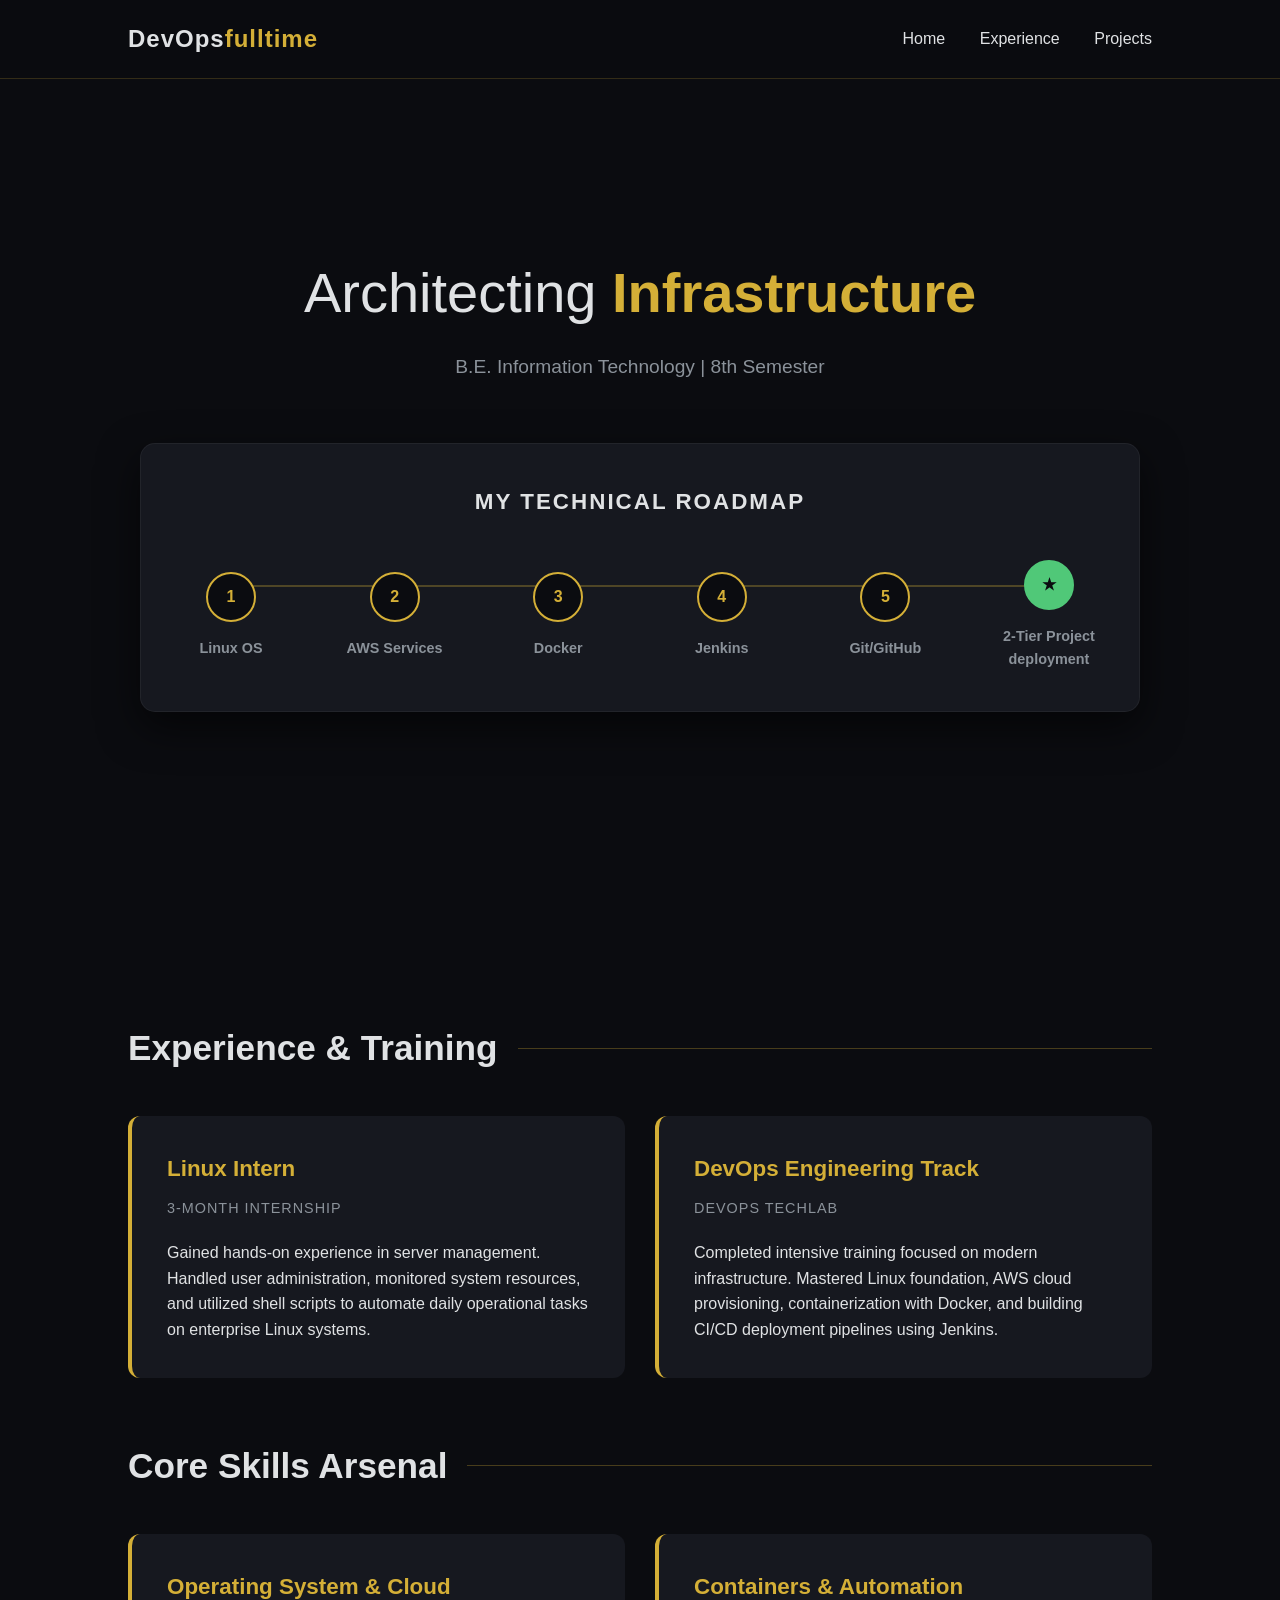
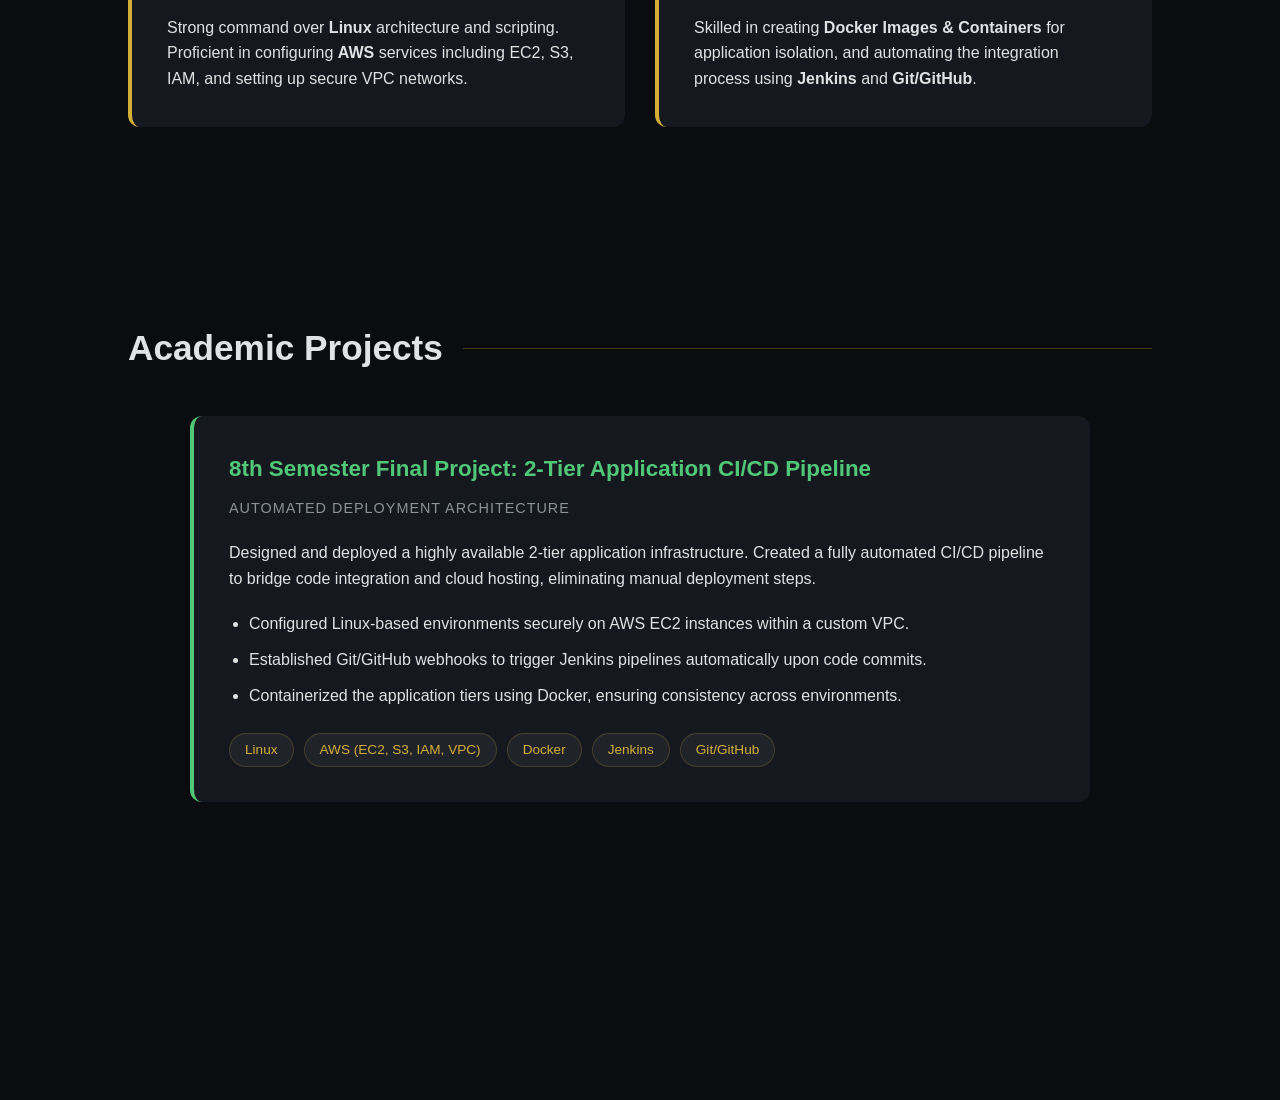
<file: public/index.html>
<!DOCTYPE html>
<html lang="en">
<head>
    <meta charset="UTF-8">
    <meta name="viewport" content="width=device-width, initial-scale=1.0">
    <title>DevOps Portfolio | Premium</title>
    <style>
        /* CSS yahan HTML ke andar hi hai taaki koi link error na aaye */
        :root {
            --bg-dark: #0b0c10;
            --bg-card: #16181f;
            --gold: #d4af37;
            --emerald: #50c878;
            --text-main: #e0e2e4;
            --text-muted: #8b929a;
        }

        * {
            margin: 0;
            padding: 0;
            box-sizing: border-box;
            font-family: 'Segoe UI', Tahoma, Geneva, Verdana, sans-serif;
        }

        html {
            scroll-behavior: smooth; /* Smooth scrolling for links */
        }

        body {
            background-color: var(--bg-dark);
            color: var(--text-main);
            line-height: 1.6;
        }

        /* Navigation */
        nav {
            display: flex;
            justify-content: space-between;
            align-items: center;
            padding: 20px 10%;
            background-color: rgba(11, 12, 16, 0.95);
            position: fixed;
            width: 100%;
            top: 0;
            z-index: 1000;
            border-bottom: 1px solid rgba(212, 175, 55, 0.2);
            backdrop-filter: blur(10px);
        }

        .logo { font-size: 1.5rem; letter-spacing: 1px; }
        .logo span { color: var(--gold); }

        .links a {
            color: var(--text-main);
            text-decoration: none;
            font-weight: 500;
            margin-left: 30px;
            transition: color 0.3s ease;
        }

        .links a:hover { color: var(--gold); }

        /* Sections Styling */
        section {
            padding: 120px 10% 60px; /* Padding top given for fixed navbar */
            min-height: 100vh;
        }

        .hero { text-align: center; display: flex; flex-direction: column; justify-content: center; align-items: center; }
        .hero h1 { font-size: 3.5rem; margin-bottom: 15px; font-weight: 300; }
        .hero h1 span { color: var(--gold); font-weight: 600; }
        .hero p { font-size: 1.2rem; color: var(--text-muted); }

        /* Roadmap Graph */
        .roadmap-wrapper {
            margin: 60px auto 0;
            width: 100%;
            max-width: 1000px;
            background: var(--bg-card);
            padding: 40px;
            border-radius: 15px;
            box-shadow: 0 15px 40px rgba(0,0,0,0.6);
            border: 1px solid rgba(255,255,255,0.05);
        }

        .roadmap-title {
            text-align: center;
            margin-bottom: 40px;
            font-size: 1.4rem;
            color: var(--text-main);
            letter-spacing: 2px;
            text-transform: uppercase;
        }

        .roadmap {
            display: flex;
            align-items: center;
            justify-content: space-between;
            position: relative;
        }

        .step {
            display: flex;
            flex-direction: column;
            align-items: center;
            z-index: 2;
            width: 100px;
        }

        .circle {
            width: 50px;
            height: 50px;
            background: var(--bg-dark);
            border: 2px solid var(--gold);
            border-radius: 50%;
            display: flex;
            align-items: center;
            justify-content: center;
            font-weight: bold;
            color: var(--gold);
            margin-bottom: 15px;
            transition: transform 0.3s ease, background 0.3s ease;
        }

        .step:hover .circle { transform: scale(1.1); background: var(--gold); color: var(--bg-dark); }
        .step.final .circle { background: var(--emerald); border-color: var(--emerald); color: var(--bg-dark); }

        .label { font-size: 0.9rem; text-align: center; color: var(--text-muted); font-weight: 600; }

        .line {
            position: absolute;
            top: 25px;
            left: 50px;
            right: 50px;
            height: 2px;
            background: rgba(212, 175, 55, 0.3);
            z-index: 1;
        }

        .section-title {
            font-size: 2.2rem;
            margin-bottom: 40px;
            color: var(--text-main);
            display: flex;
            align-items: center;
        }

        .section-title::after {
            content: "";
            flex: 1;
            height: 1px;
            background: rgba(212, 175, 55, 0.3);
            margin-left: 20px;
        }

        /* Cards */
        .grid { display: grid; grid-template-columns: repeat(auto-fit, minmax(320px, 1fr)); gap: 30px; }
        
        .card {
            background: var(--bg-card);
            padding: 35px;
            border-radius: 12px;
            border-left: 4px solid var(--gold);
            transition: transform 0.4s ease, box-shadow 0.4s ease;
        }

        .card:hover { transform: translateY(-10px); box-shadow: 0 20px 40px rgba(0,0,0,0.4); }
        .card h3 { color: var(--gold); font-size: 1.4rem; margin-bottom: 10px; }
        .card .subtitle { color: var(--text-muted); font-size: 0.9rem; margin-bottom: 20px; text-transform: uppercase; letter-spacing: 1px; }

        /* Project Specifics */
        .project-card { border-left: 4px solid var(--emerald); }
        .project-card h3 { color: var(--emerald); }
        
        .tech-stack { margin-top: 20px; display: flex; flex-wrap: wrap; gap: 10px; }
        .tag {
            background: rgba(255,255,255,0.05);
            padding: 5px 15px;
            border-radius: 20px;
            font-size: 0.85rem;
            color: var(--gold);
            border: 1px solid rgba(212, 175, 55, 0.2);
        }
    </style>
</head>
<body>

    <nav>
        <div class="logo"><strong>DevOps<span>fulltime</span></strong></div>
        <div class="links">
            <a href="#home">Home</a>
            <a href="#experience">Experience</a>
            <a href="#projects">Projects</a>
        </div>
    </nav>

    <section id="home" class="hero">
        <h1>Architecting <span>Infrastructure</span></h1>
        <p>B.E. Information Technology | 8th Semester</p>

        <div class="roadmap-wrapper">
            <h2 class="roadmap-title">My Technical Roadmap</h2>
            <div class="roadmap">
                <div class="line"></div>
                <div class="step">
                    <div class="circle">1</div>
                    <div class="label">Linux OS</div>
                </div>
                <div class="step">
                    <div class="circle">2</div>
                    <div class="label">AWS Services</div>
                </div>
                <div class="step">
                    <div class="circle">3</div>
                    <div class="label">Docker</div>
                </div>
                <div class="step">
                    <div class="circle">4</div>
                    <div class="label">Jenkins</div>
                </div>
                <div class="step">
                    <div class="circle">5</div>
                    <div class="label">Git/GitHub</div>
                </div>
                <div class="step final">
                    <div class="circle">★</div>
                    <div class="label">2-Tier Project deployment</div>
                </div>
            </div>
        </div>
    </section>

    <section id="experience">
        <h2 class="section-title">Experience & Training</h2>
        <div class="grid">
            <div class="card">
                <h3>Linux Intern</h3>
                <div class="subtitle">3-Month Internship</div>
                <p>Gained hands-on experience in server management. Handled user administration, monitored system resources, and utilized shell scripts to automate daily operational tasks on enterprise Linux systems.</p>
            </div>
            
            <div class="card">
                <h3>DevOps Engineering Track</h3>
                <div class="subtitle">DevOps TechLab</div>
                <p>Completed intensive training focused on modern infrastructure. Mastered Linux foundation, AWS cloud provisioning, containerization with Docker, and building CI/CD deployment pipelines using Jenkins.</p>
            </div>
        </div>

        <h2 class="section-title" style="margin-top: 60px;">Core Skills Arsenal</h2>
        <div class="grid">
            <div class="card">
                <h3>Operating System & Cloud</h3>
                <p>Strong command over <strong>Linux</strong> architecture and scripting. Proficient in configuring <strong>AWS</strong> services including EC2, S3, IAM, and setting up secure VPC networks.</p>
            </div>
            <div class="card">
                <h3>Containers & Automation</h3>
                <p>Skilled in creating <strong>Docker Images & Containers</strong> for application isolation, and automating the integration process using <strong>Jenkins</strong> and <strong>Git/GitHub</strong>.</p>
            </div>
        </div>
    </section>

    <section id="projects">
        <h2 class="section-title">Academic Projects</h2>
        
        <div class="card project-card" style="max-width: 900px; margin: 0 auto;">
            <h3>8th Semester Final Project: 2-Tier Application CI/CD Pipeline</h3>
            <div class="subtitle">Automated Deployment Architecture</div>
            
            <p style="margin-bottom: 20px;">
                Designed and deployed a highly available 2-tier application infrastructure. Created a fully automated CI/CD pipeline to bridge code integration and cloud hosting, eliminating manual deployment steps.
            </p>
            
            <ul style="margin-left: 20px; color: var(--text-main); margin-bottom: 25px;">
                <li style="margin-bottom: 10px;">Configured Linux-based environments securely on AWS EC2 instances within a custom VPC.</li>
                <li style="margin-bottom: 10px;">Established Git/GitHub webhooks to trigger Jenkins pipelines automatically upon code commits.</li>
                <li style="margin-bottom: 10px;">Containerized the application tiers using Docker, ensuring consistency across environments.</li>
            </ul>

            <div class="tech-stack">
                <span class="tag">Linux</span>
                <span class="tag">AWS (EC2, S3, IAM, VPC)</span>
                <span class="tag">Docker</span>
                <span class="tag">Jenkins</span>
                <span class="tag">Git/GitHub</span>
            </div>
        </div>
    </section>

</body>
</html>
</file>
